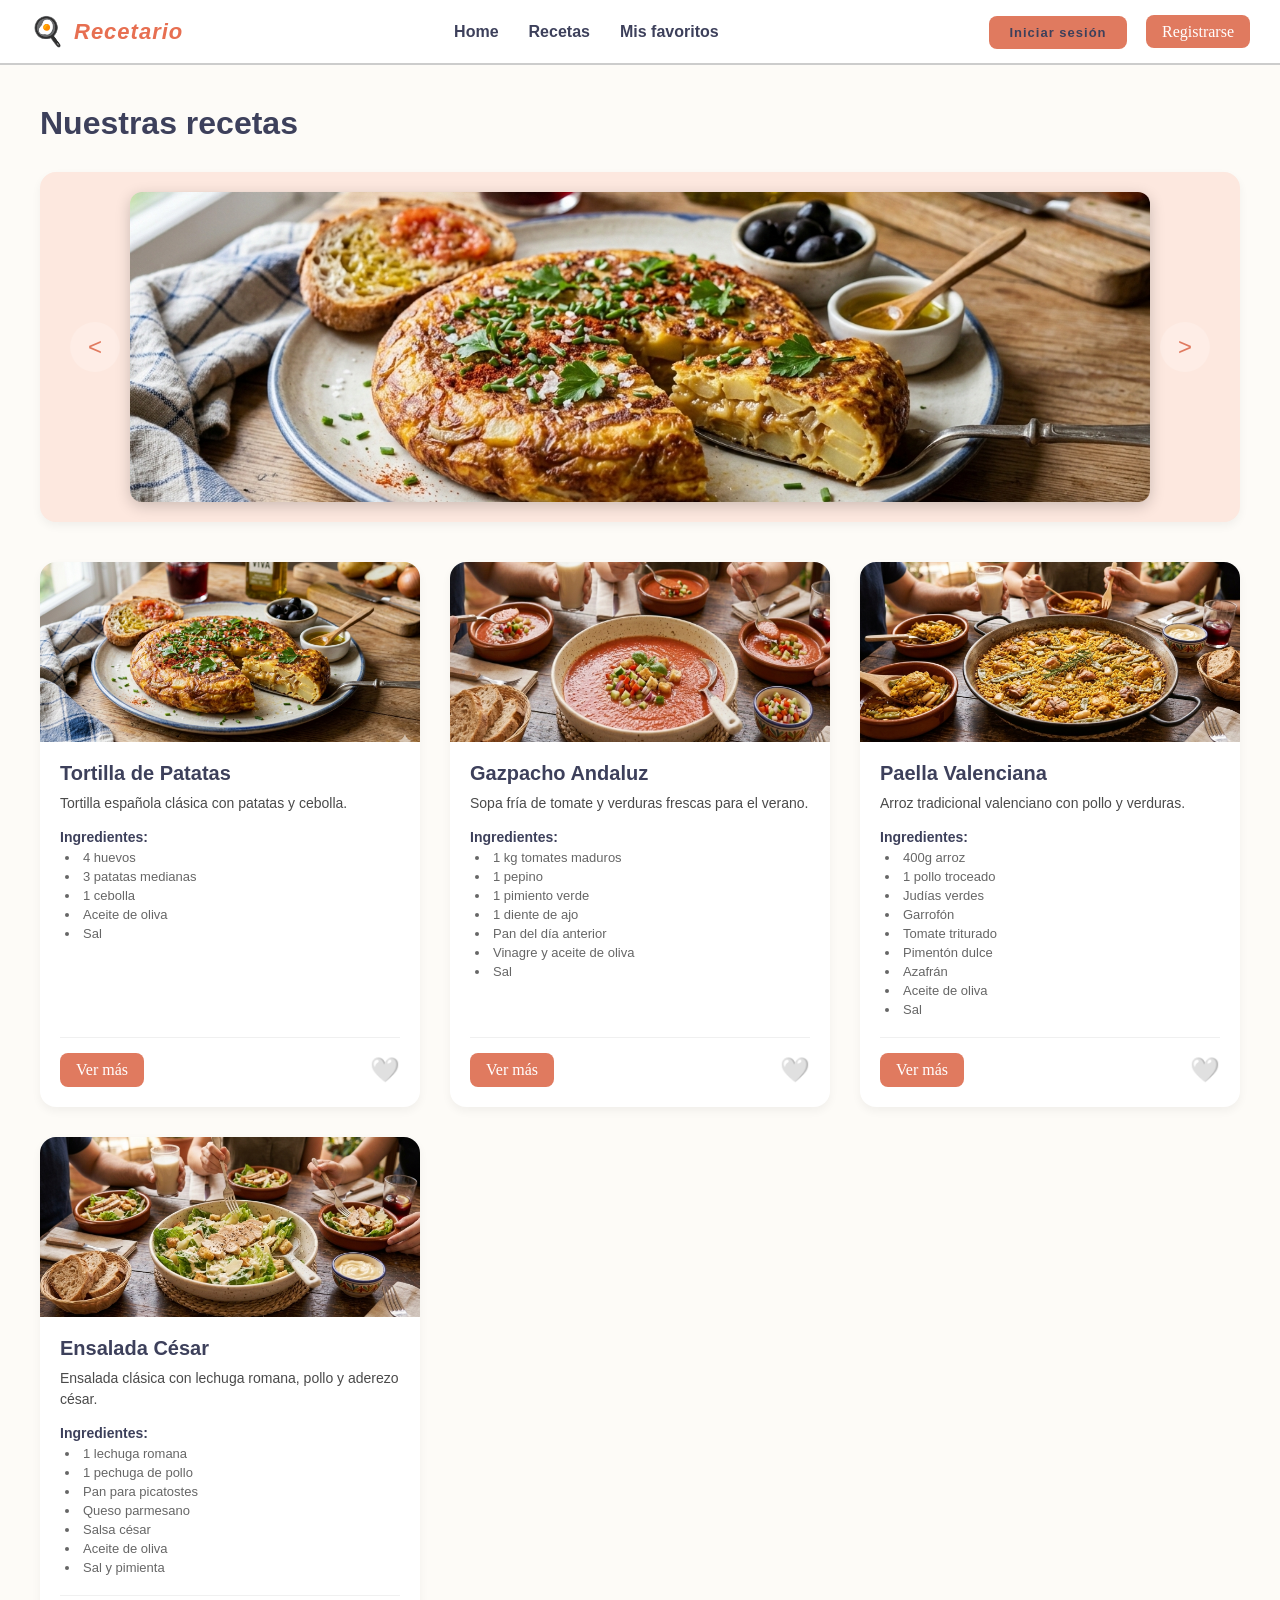
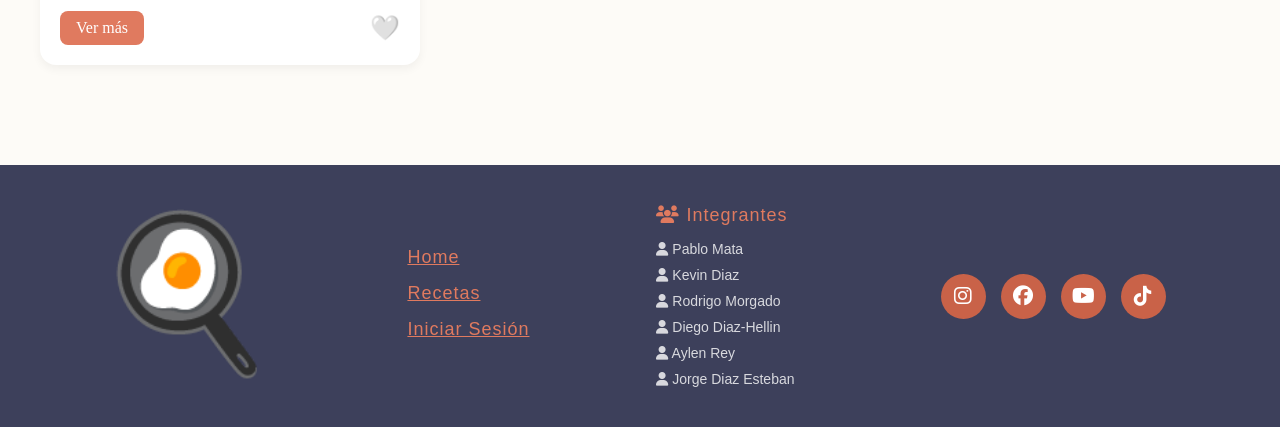
<file: ProyectoRecetario/index.html>
<!DOCTYPE html>
<html lang="es">

<head>
    <meta charset="UTF-8">
    <meta name="viewport" content="width=device-width, initial-scale=1.0">
    <title>Recetario</title>
    <link rel="stylesheet" href="styles.css">
    <link rel="stylesheet" href="https://cdnjs.cloudflare.com/ajax/libs/font-awesome/6.5.1/css/all.min.css">
    <link rel="stylesheet" href="https://cdnjs.cloudflare.com/ajax/libs/font-awesome/6.5.1/css/all.min.css">
    <script src="auth.js" defer></script>
    <script src="scripts.js" defer></script>
</head>

<body>

    <header>
        <div class="logo">
            <span class="logo-icon">🍳</span>
            <span>Recetario</span>
        </div>
        <nav>
            <a href="index.html"><span class="nav-icon">🏠</span><span class="nav-texto">Home</span></a>
            <a href="recetas.html"><span class="nav-icon">📖</span><span class="nav-texto">Recetas</span></a>
            <a href="favoritos.html"><span class="nav-icon">❤️</span><span class="nav-texto">Mis favoritos</span></a>
        </nav>

        <div class="auth">
        </div>

    </header>

    <main>
        <h1>Nuestras recetas</h1>

        <section class="carrusel">
            <button class="carrusel-btn" id="btn-prev">&lt;</button>
            <div class="carrusel-contenido" id="carrusel-display">
            </div>
            <button class="carrusel-btn" id="btn-next">&gt;</button>
        </section>

        <section class="contenedor-tarjetas" id="contenedor-tarjetas">
        </section>
    </main>

    <footer>
        <span class="logo-icon-footer">🍳</span>
        <div class="footer-col">
            <a href="index.html">Home</a>
            <a href="recetas.html">Recetas</a>
            <a href="#">Iniciar Sesión</a>
        </div>
        <div class="footer-integrantes">
            <strong><i class="fa-solid fa-users"></i> Integrantes</strong>
            <span><i class="fa-solid fa-user"></i> Pablo Mata</span>
            <span><i class="fa-solid fa-user"></i> Kevin Diaz</span>
            <span><i class="fa-solid fa-user"></i> Rodrigo Morgado</span>
            <span><i class="fa-solid fa-user"></i> Diego Diaz-Hellin</span>
            <span><i class="fa-solid fa-user"></i> Aylen Rey</span>
            <span><i class="fa-solid fa-user"></i> Jorge Diaz Esteban</span>
        </div>
        <div class="footer-col">
            <div class="footer-sociales">
                <i class="fa-brands fa-instagram"></i>
                <i class="fa-brands fa-facebook"></i>
                <i class="fa-brands fa-youtube"></i>
                <i class="fa-brands fa-tiktok"></i>
            </div>
        </div>
    </footer>


</body>

</html>
</file>
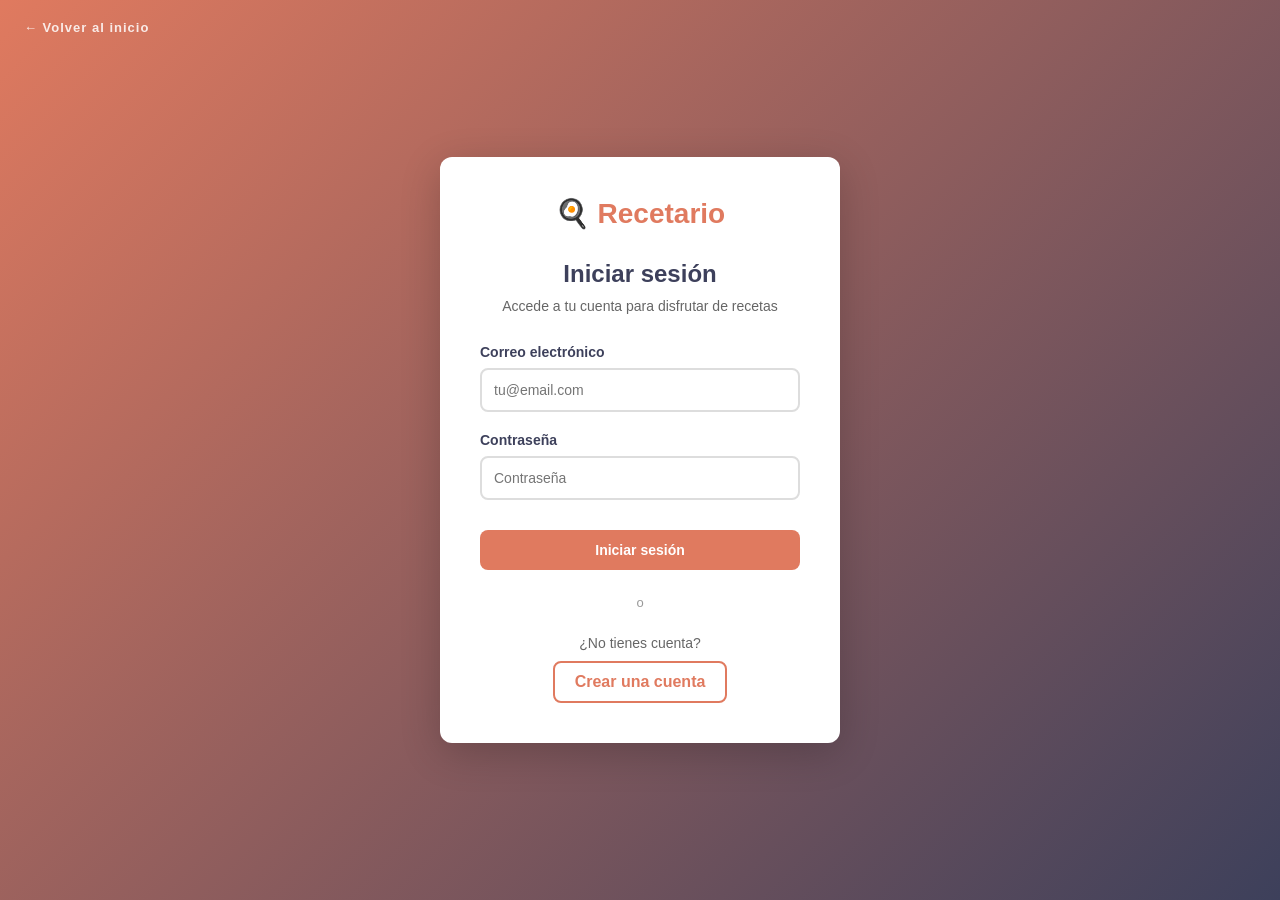
<file: ProyectoRecetario/favoritos.html>
<!DOCTYPE html>
<html lang="es">
<head>
    <meta charset="UTF-8">
    <meta name="viewport" content="width=device-width, initial-scale=1.0">
    <title>Mis Favoritos - Recetario</title>
    <link rel="stylesheet" href="styles.css">
    <link rel="stylesheet" href="favoritos.css">
    <script src="auth.js" defer></script>
    <script src="favoritos.js" defer></script>
</head>
<body>

    <header>
        <div class="logo">
            <span class="logo-icon">🍳</span>
            <span>Recetario</span>
        </div>
        <nav>
            <a href="index.html"><span class="nav-icon">🏠</span><span class="nav-texto">Home</span></a>
            <a href="recetas.html"><span class="nav-icon">📖</span><span class="nav-texto">Recetas</span></a>
            <a href="favoritos.html"><span class="nav-icon">❤️</span><span class="nav-texto">Mis favoritos</span></a>
        </nav>
        <div class="auth">
        </div>
    </header>

    <main>
        <div class="favoritos-header">
            <div style="display: flex; align-items: center; justify-content: center; gap: 16px;">
                <h1>❤️ Mis Favoritos</h1>
                <button class="btn-añadir" onclick="abrirModal()" style="margin-left: 50px;">+ Añadir receta</button>
            </div>
            <p class="favoritos-subtitulo">Aquí están todas las recetas que has guardado</p>
        </div>

        <!-- MODAL -->
        <div class="modal-overlay oculto" id="modal-añadir">
            <div class="modal-contenido">
                <button class="btn-cerrar" onclick="cerrarModal()">✕</button>
                <h2>Añadir receta</h2>
                <input type="text" id="input-nombre" placeholder="Nombre de la receta" />
                <input type="text" id="input-imagen" placeholder="URL de la imagen" />
                <textarea id="input-descripcion" placeholder="Descripción"></textarea>
                <textarea id="input-ingredientes" placeholder="Ingredientes (uno por línea)"></textarea>
                <textarea id="input-pasos" placeholder="Pasos (uno por línea)"></textarea>
                <button class="btn-guardar" onclick="guardarReceta()">Guardar receta</button>
            </div>
        </div>

        <div id="sin-favoritos" class="sin-favoritos-container" style="display: none;">
            <div class="sin-favoritos-content">
                <span class="emoji-sin-favoritos">😢</span>
                <h2>No tienes recetas favoritas aún</h2>
                <p>Explora nuestro catálogo de recetas y guarda tus favoritas para tenerlas todas en un mismo lugar.</p>
                <a href="recetas.html" class="btn-explorar">
                    <span style="margin-right: 8px;">📖</span>Explorar recetas
                </a>
            </div>
        </div>

        <section class="contenedor-tarjetas grid-4-columnas" id="contenedor-favoritos">
        </section>
    </main>

   <footer>
        <span class="logo-icon-footer">🍳</span>
        <div class="footer-col">
            <a href="index.html">Home</a>
            <a href="recetas.html">Recetas</a>
            <a href="#">Iniciar Sesión</a>
        </div>
        <div class="footer-integrantes">
            <strong>Integrantes</strong>
            <span>Pablo Mata</span>
            <span>Kevin Diaz</span>
            <span>Rodrigo Morgado</span>
            <span>Diego Diaz-Hellin</span>
            <span>Aylen Rey</span>
            <span>Jorge Diaz Esteban</span>
        </div>
        <div class="footer-sociales">
            <i class="fa-brands fa-instagram"></i>
            <i class="fa-brands fa-facebook"></i>
            <i class="fa-brands fa-youtube"></i>
            <i class="fa-brands fa-tiktok"></i>
        </div>
    </footer>
</body>
</html>
</file>
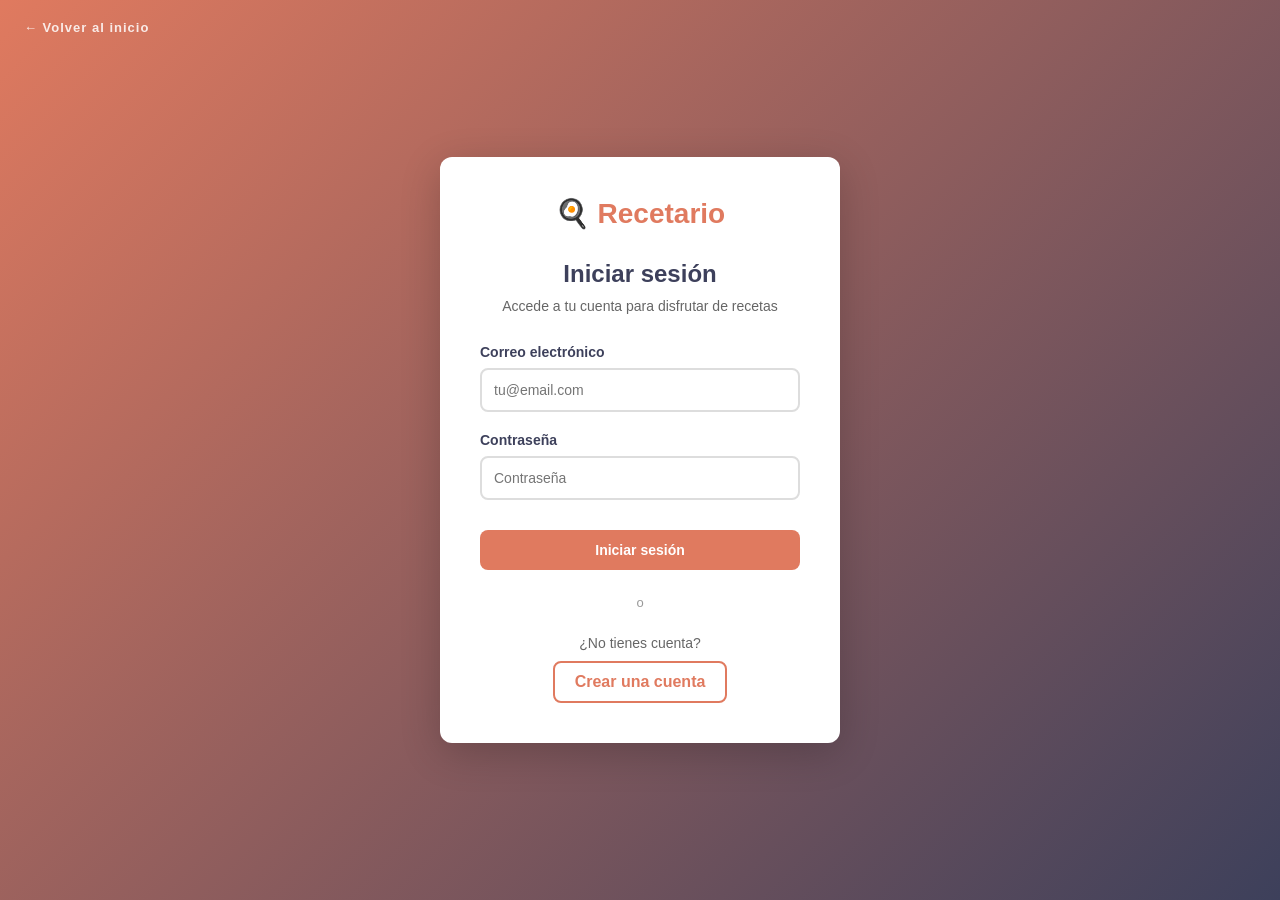
<file: ProyectoRecetario/login.html>
<!DOCTYPE html>
<html lang="es">

<head>
    <meta charset="UTF-8">
    <meta name="viewport" content="width=device-width, initial-scale=1.0">
    <title>Iniciar sesión - Recetario</title>
    <link rel="stylesheet" href="login.css">
    <script src="auth.js" defer></script>
    <script src="login.js" defer></script>
</head>

<body>
    <a href="index.html"
        style="position:fixed;top:20px;left:24px;display:flex;align-items:center;gap:6px;text-decoration:none;color:#fff;font-weight:700;font-size:13px;letter-spacing:1px;opacity:0.85;transition:opacity 0.2s;"
        onmouseover="this.style.opacity='1'" onmouseout="this.style.opacity='0.85'">&#8592; Volver al inicio</a>

    <div class="container">
        <div class="logo">🍳 Recetario</div>
        <h1>Iniciar sesión</h1>
        <p class="subtitle">Accede a tu cuenta para disfrutar de recetas</p>

        <div id="error-message" class="error"></div>
        <div id="success-message" class="success"></div>

        <form id="login-form">
            <div class="form-group">
                <label for="email">Correo electrónico</label>
                <input type="email" id="email" name="email" required placeholder="tu@email.com">
            </div>

            <div class="form-group">
                <label for="password">Contraseña</label>
                <input type="password" id="password" name="password" required placeholder="Contraseña">
            </div>

            <button type="submit">Iniciar sesión</button>
        </form>

        <div class="divider">o</div>

        <div class="signup-link">
            <p>¿No tienes cuenta?</p>
            <a href="registro.html">Crear una cuenta</a>
        </div>
    </div>

    <script src="login.js" defer></script>
</body>

</html>
</file>
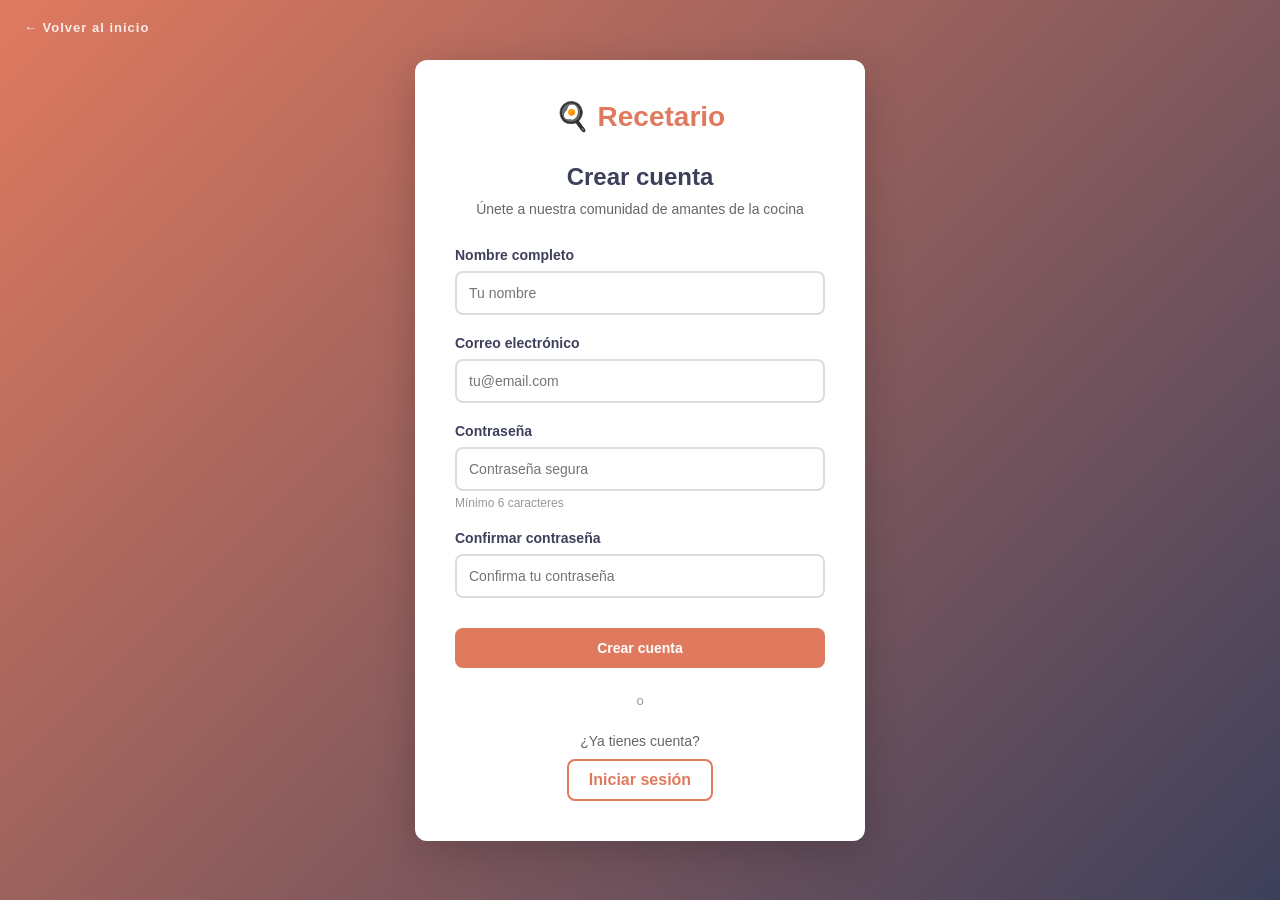
<file: ProyectoRecetario/registro.html>
<!DOCTYPE html>
<html lang="es">

<head>
    <meta charset="UTF-8">
    <meta name="viewport" content="width=device-width, initial-scale=1.0">
    <title>Registro - Recetario</title>
    <link rel="stylesheet" href="registro.css">
    <script src="auth.js" defer></script>
    <script src="registro.js" defer></script>
</head>

<body>

    <a href="index.html"
        style="position:fixed;top:20px;left:24px;display:flex;align-items:center;gap:6px;text-decoration:none;color:#fff;font-weight:700;font-size:13px;letter-spacing:1px;opacity:0.85;transition:opacity 0.2s;"
        onmouseover="this.style.opacity='1'" onmouseout="this.style.opacity='0.85'">&#8592; Volver al inicio</a>

    <div class="container">
        <div class="logo">🍳 Recetario</div>
        <h1>Crear cuenta</h1>
        <p class="subtitle">Únete a nuestra comunidad de amantes de la cocina</p>

        <div id="error-message" class="error"></div>
        <div id="success-message" class="success"></div>

        <form id="registro-form">
            <div class="form-group">
                <label for="nombre">Nombre completo</label>
                <input type="text" id="nombre" name="nombre" required placeholder="Tu nombre">
            </div>

            <div class="form-group">
                <label for="email">Correo electrónico</label>
                <input type="email" id="email" name="email" required placeholder="tu@email.com">
            </div>

            <div class="form-group">
                <label for="password">Contraseña</label>
                <input type="password" id="password" name="password" required placeholder="Contraseña segura">
                <p class="password-info">Mínimo 6 caracteres</p>
            </div>

            <div class="form-group">
                <label for="password-confirm">Confirmar contraseña</label>
                <input type="password" id="password-confirm" name="password-confirm" required
                    placeholder="Confirma tu contraseña">
            </div>

            <button type="submit">Crear cuenta</button>
        </form>

        <div class="divider">o</div>

        <div class="login-link">
            <p>¿Ya tienes cuenta?</p>
            <a href="login.html">Iniciar sesión</a>
        </div>
    </div>

    <script src="registro.js" defer></script>
</body>

</html>
</file>
<file: ProyectoRecetario/styles.css>
:root {
    --color-primario: #E07A5F;
    --color-secundario: #3D405B;
    --color-fondo: #FDFBF7;
    --color-tarjeta: #FFFFFF;
    --color-texto: #4A4A4A;

    --sombra-suave: 0 4px 10px rgba(0, 0, 0, 0.05);
    --sombra-fuerte: 0 12px 20px rgba(0, 0, 0, 0.1);
    --transicion: all 0.3s ease;

    --estilo-fuente1: 'Playfair Display', Georgia, serif;
    --estilo-fuente2:'Lato', sans-serif;
}

* {
    margin: 0;
    padding: 0;
    box-sizing: border-box;
    font-family: 'Segoe UI', Tahoma, Geneva, Verdana, sans-serif;
}

body {
    display: flex;
    flex-direction: column;
    min-height: 100vh;
    background-color: var(--color-fondo);
    color: var(--color-texto);
}

header {
    display: flex;
    justify-content: space-between;
    align-items: center;
    padding: 15px 30px;
    border-bottom: 2px solid #ccc;
    position: sticky;
    top: 0;
    background-color: white;
    z-index: 100;
}

.logo {
    display: flex;
    align-items: center;
    gap: 8px;
    font-size: 22px;
    font-weight: bold;
    font-style: italic;
    color: #e76f51;
    letter-spacing: 1px;
}

.logo-icon {
    font-size: 28px;
    font-style: normal;
}

nav {
    display: flex;
    gap: 30px;
}

nav a {
    text-decoration: none;
    color: var(--color-secundario);
    font-weight: 600;
    transition: var(--transicion);
}

nav a:hover {
    color: var(--color-primario);
}

nav a .nav-icon {
    display: none;
    margin-right: 4px;
}

nav a:hover .nav-icon {
    display: inline;
}

.buscador {
    padding: 8px 16px;
    border: 2px solid #ccc;
    border-radius: 20px;
    font-size: 14px;
    outline: none;
    width: 220px;
    transition: border 0.2s;
}

.buscador:focus {
    border-color: #e76f51;
}

.auth {
    font-weight: bold;
    color: var(--color-secundario);
    cursor: pointer;
}

header a[href="login.html"] {
    font-size: 13px;
    font-weight: 700;
    letter-spacing: 1px;
    text-decoration: none;
    color: white;
    background-color: var(--color-primario);
    padding: 9px 20px;
    border-radius: 8px;
    transition: background-color 0.2s, transform 0.2s;
}

header a[href="login.html"]:hover {
    background-color: #c96248;
    transform: translateY(-2px);
    box-shadow: 0 4px 12px rgba(224, 122, 95, 0.4);
}

main {
    flex: 1;
    padding: 40px;
    max-width: 1400px;
    margin: 0 auto;
    width: 100%;
}

h1 {
    margin-bottom: 30px;
    color: var(--color-secundario);
    font-size: 32px;
}

.carrusel {
    display: flex;
    align-items: center;
    justify-content: space-between;
    background-color: #fde8df;
    color: white;
    height: 350px;
    margin-bottom: 40px;
    padding: 20px;
    border-radius: 16px;
    box-shadow: var(--sombra-suave);
}

.carrusel-contenido {
    flex: 1;
    text-align: center;
    font-size: 24px;
    color: #666;
    font-style: italic;

    display: flex;
    flex-direction: column;
    align-items: center;
}

#carrusel-display img {
    width: 100%;
    height: 310px;
    object-fit: cover;
    border-radius: 12px;
    display: block;
    box-shadow: 0 4px 15px rgba(0, 0, 0, 0.2);
    transition: opacity 0.3s ease;
}

.carrusel-btn {
    cursor: pointer;
    font-size: 24px;
    width: 50px;
    height: 50px;
    border-radius: 50%;
    background-color: rgba(255, 255, 255, 0.2);
    color: var(--color-primario);
    border: none;
    transition: var(--transicion);
    display: block;
    margin:10px;
}

.carrusel-btn:hover {
    background-color: var(--color-fondo);
    transform: scale(1.1);
}

.carrusel-contenido {
    flex: 1;
    text-align: center;
    font-size: 28px;
    font-weight: bold;
}

.contenedor-tarjetas {
    display: grid;
    grid-template-columns: repeat(auto-fill, minmax(280px, 1fr));
    gap: 30px;
}

.contenedor-tarjetas.grid-4-columnas {
    grid-template-columns: repeat(4, 1fr);
}

@media (max-width: 1200px) {
    .contenedor-tarjetas.grid-4-columnas {
        grid-template-columns: repeat(3, 1fr);
    }
}

@media (max-width: 900px) {
    .contenedor-tarjetas.grid-4-columnas {
        grid-template-columns: repeat(2, 1fr);
    }
}

@media (max-width: 600px) {
    .contenedor-tarjetas.grid-4-columnas {
        grid-template-columns: 1fr;
    }
}

.tarjeta {
    background-color: var(--color-tarjeta);
    border-radius: 16px;
    overflow: hidden;
    box-shadow: var(--sombra-suave);
    display: flex;
    flex-direction: column;
    transition: var(--transicion);
}

.tarjeta:hover {
    transform: translateY(-8px);
    box-shadow: var(--sombra-fuerte);
}

.tarjeta-img {
    width: 100%;
    height: 180px;
    background-color: #eee;
}

.img-fluida {
    width: 100%;
    height: 100%;
    object-fit: cover;
    display: block;
}

.tarjeta-contenido {
    padding: 20px;
    display: flex;
    flex-direction: column;
    flex: 1;
}

.tarjeta-contenido h3 {
    font-size: 20px;
    margin-bottom: 8px;
    color: var(--color-secundario);
}

.tarjeta-contenido p {
    font-size: 14px;
    margin-bottom: 15px;
    line-height: 1.5;
}

.tarjeta-contenido strong {
    font-size: 14px;
    color: var(--color-secundario);
    display: block;
    margin-bottom: 5px;
}

.tarjeta-contenido ul {
    list-style-position: inside;
    margin-left: 5px;
    margin-bottom: 20px;
}

.tarjeta-contenido li {
    font-size: 13px;
    color: #666;
    margin-bottom: 4px;
}

.botones-tarjeta {
    display: flex;
    justify-content: space-between;
    align-items: center;
    border-top: 1px solid #f0f0f0;
    padding-top: 15px;
    margin-top: auto;
}

.btn-ver-mas {
    padding: 8px 16px;
    background-color: var(--color-primario);
    font-family: var(--estilo-fuente1);
    color: white;
    border: none;
    border-radius: 8px;
    font-weight: 500;
    cursor: pointer;
    transition: var(--transicion);
    
}

.btn-ver-mas:hover {
    background-color: #c96248;
}

.btn-fav {
    cursor: pointer;
    border: none;
    background: none;
    font-size: 24px;
    transition: var(--transicion);
}

.btn-fav:hover {
    transform: scale(1.2);
}


/*estilos footer*/
footer {
    display: flex;
    justify-content: space-around;
    padding: 40px 30px;
    background-color: var(--color-secundario);
    color: white;
    margin-top: 60px;
}

/*footer rutas*/

.footer-col {
    display: flex;
    flex-direction: column;
    gap: 10px;
    font-size: 14px;
    justify-content: center;
    font-family: var(--estilo-fuente1);
    font-weight: 500;
    letter-spacing: 1px;
}

.footer-col a {
    color: var(--color-primario);
    margin-bottom: 5px;
    font-size: 18px;
}

.footer-col strong {
    color: var(--color-primario);
    margin-bottom: 5px;
    font-size: 16px;
}

.footer-col span {
    opacity: 0.8;
    cursor: pointer;
    transition: var(--transicion);
}

.footer-col span:hover {
    opacity: 1;
    color: var(--color-primario);
}

.footer-col a:hover{
    color:white;
    transition: var(--transicion)
}
/*footer integrantes*/

.footer-integrantes {
    display: flex;
    flex-direction: column;
    gap: 10px;
    font-size: 14px;
    font-family: var(--estilo-fuente1);
}

.footer-integrantes strong {
    color: var(--color-primario);
    margin-bottom: 5px;
    font-size: 18px;
    font-weight: 500;
    letter-spacing: 1px;
}

.footer-integrantes span {
    opacity: 0.8;
    cursor: pointer;
    transition: var(--transicion);
}

.footer-integrantes span:hover {
    opacity: 1;
    color: var(--color-primario);
}

/*footer sociales*/

.footer-sociales {
    display: flex;
    justify-content: center;
    gap: 15px;
    padding: 20px;
}

.footer-sociales i {
    background-color: #c96248;
    color: white;
    border-radius: 50%;
    width: 45px;
    height: 45px;


    display: flex;
    align-items: center;
    justify-content: center;

    font-size: 20px;
    transition: background-color 0.3s ease;
}


.footer-sociales i:hover {
    background-color: #a64d36;
    cursor: pointer;
}

/*logo footer*/
.logo-icon-footer{
    font-size: 150px;
}
</file>
<file: ProyectoRecetario/favoritos.css>
/* Estilos específicos para la página de favoritos */

.favoritos-header {
    margin-bottom: 40px;
    text-align: center;
    padding-bottom: 30px;
    border-bottom: 2px solid #f0f0f0;
}

.favoritos-header h1 {
    font-size: 36px;
    color: var(--color-secundario);
    margin-bottom: 10px;
}

.favoritos-subtitulo {
    font-size: 16px;
    color: #999;
    font-weight: 300;
}

/* Estado vacío de favoritos */
.sin-favoritos-container {
    display: flex;
    align-items: center;
    justify-content: center;
    min-height: 500px;
    padding: 60px 20px;
}

.sin-favoritos-content {
    text-align: center;
    max-width: 500px;
}

.emoji-sin-favoritos {
    display: block;
    font-size: 80px;
    margin-bottom: 30px;
    animation: float 3s ease-in-out infinite;
}

@keyframes float {
    0%, 100% {
        transform: translateY(0px);
    }
    50% {
        transform: translateY(-20px);
    }
}

.sin-favoritos-content h2 {
    font-size: 28px;
    color: var(--color-secundario);
    margin-bottom: 15px;
    margin-top: 0;
    font-weight: 700;
}

.sin-favoritos-content p {
    font-size: 16px;
    color: #999;
    margin-bottom: 40px;
    line-height: 1.6;
    font-weight: 300;
}

.btn-explorar {
    display: inline-block;
    padding: 14px 40px;
    background: linear-gradient(135deg, var(--color-primario) 0%, #c96248 100%);
    color: white;
    text-decoration: none;
    border-radius: 12px;
    font-weight: 700;
    font-size: 16px;
    letter-spacing: 0.5px;
    transition: all 0.3s cubic-bezier(0.25, 0.46, 0.45, 0.94);
    box-shadow: 0 4px 15px rgba(224, 122, 95, 0.3);
    border: none;
    cursor: pointer;
    position: relative;
    overflow: hidden;
}

.btn-explorar::before {
    content: '';
    position: absolute;
    top: 0;
    left: -100%;
    width: 100%;
    height: 100%;
    background: rgba(255, 255, 255, 0.2);
    transition: left 0.3s ease;
}

.btn-explorar:hover {
    background: linear-gradient(135deg, #c96248 0%, var(--color-primario) 100%);
    transform: translateY(-3px);
    box-shadow: 0 8px 25px rgba(224, 122, 95, 0.5);
}

.btn-explorar:hover::before {
    left: 100%;
}

.btn-explorar:active {
    transform: translateY(-1px);
}

/* Información del usuario en header */
#usuario-info {
    display: flex;
    align-items: center;
    gap: 15px;
    padding-right: 20px;
}

#nombre-usuario {
    color: var(--color-secundario);
    font-weight: 600;
    font-size: 14px;
}

#btn-logout {
    padding: 8px 16px;
    background-color: var(--color-primario);
    color: white;
    border: none;
    border-radius: 8px;
    cursor: pointer;
    font-weight: bold;
    font-size: 13px;
    transition: all 0.3s ease;
}

#btn-logout:hover {
    background-color: #c96248;
    transform: translateY(-1px);
}

/* Animación de carga */
@keyframes fadeIn {
    from {
        opacity: 0;
        transform: translateY(10px);
    }
    to {
        opacity: 1;
        transform: translateY(0);
    }
}

.tarjeta {
    animation: fadeIn 0.4s ease forwards;
}

.tarjeta:nth-child(1) { animation-delay: 0.05s; }
.tarjeta:nth-child(2) { animation-delay: 0.1s; }
.tarjeta:nth-child(3) { animation-delay: 0.15s; }
.tarjeta:nth-child(4) { animation-delay: 0.2s; }
.tarjeta:nth-child(5) { animation-delay: 0.25s; }
.tarjeta:nth-child(6) { animation-delay: 0.3s; }
.tarjeta:nth-child(7) { animation-delay: 0.35s; }
.tarjeta:nth-child(8) { animation-delay: 0.4s; }

/* Responsivo */
@media (max-width: 768px) {
    .favoritos-header h1 {
        font-size: 28px;
    }

    .favoritos-subtitulo {
        font-size: 14px;
    }

    #usuario-info {
        flex-direction: column;
        gap: 10px;
        padding-right: 0;
        font-size: 12px;
    }
}
/* BOTÓN AÑADIR */
.btn-añadir {
    margin-top: 16px;
    padding: 10px 24px;
    background: var(--color-primario);
    color: white;
    border: none;
    border-radius: 8px;
    font-size: 15px;
    font-weight: 600;
    cursor: pointer;
    transition: all 0.3s ease;
}

.btn-añadir:hover {
    background: #c96248;
    transform: translateY(-2px);
}

/* MODAL */
.modal-overlay {
    position: fixed;
    inset: 0;
    background: rgba(0,0,0,0.5);
    display: flex;
    align-items: center;
    justify-content: center;
    z-index: 200;
}

.modal-overlay.oculto {
    display: none;
}

.modal-contenido {
    background: white;
    border-radius: 12px;
    padding: 32px;
    width: 500px;
    max-height: 85vh;
    overflow-y: auto;
    display: flex;
    flex-direction: column;
    gap: 12px;
    position: relative;
}

.modal-contenido h2 {
    font-size: 22px;
    color: var(--color-secundario);
    margin-bottom: 8px;
}

.modal-contenido input,
.modal-contenido textarea {
    width: 100%;
    box-sizing: border-box;
    padding: 10px 14px;
    border: 1px solid #ddd;
    border-radius: 8px;
    font-size: 14px;
    font-family: inherit;
    outline: none;
    transition: border 0.2s;
}

.modal-contenido input:focus,
.modal-contenido textarea:focus {
    border-color: var(--color-primario);
}

.modal-contenido textarea {
    height: 90px;
    resize: none;
}

.btn-guardar {
    width: 100%;
    padding: 12px;
    background: var(--color-primario);
    color: white;
    border: none;
    border-radius: 8px;
    font-size: 15px;
    font-weight: 600;
    cursor: pointer;
    transition: all 0.3s ease;
}

.btn-guardar:hover {
    background: #c96248;
}

.btn-cerrar {
    position: absolute;
    top: 12px;
    right: 16px;
    background: none;
    border: none;
    font-size: 1.3rem;
    cursor: pointer;
    color: #999;
}

.btn-cerrar:hover {
    color: var(--color-secundario);
}
</file>
<file: ProyectoRecetario/login.css>
* {
    margin: 0;
    padding: 0;
    box-sizing: border-box;
}

body {
    font-family: 'Segoe UI', Tahoma, Geneva, Verdana, sans-serif;
    background: linear-gradient(135deg, #E07A5F 0%, #3D405B 100%);
    min-height: 100vh;
    display: flex;
    align-items: center;
    justify-content: center;
}

.container {
    background: white;
    border-radius: 12px;
    box-shadow: 0 10px 40px rgba(0, 0, 0, 0.2);
    width: 100%;
    max-width: 400px;
    padding: 40px;
}

.logo {
    text-align: center;
    font-size: 28px;
    font-weight: bold;
    color: #E07A5F;
    margin-bottom: 30px;
}

h1 {
    color: #3D405B;
    font-size: 24px;
    margin-bottom: 10px;
    text-align: center;
}

.subtitle {
    text-align: center;
    color: #666;
    font-size: 14px;
    margin-bottom: 30px;
}

.form-group {
    margin-bottom: 20px;
}

label {
    display: block;
    color: #3D405B;
    font-weight: 600;
    margin-bottom: 8px;
    font-size: 14px;
}

input {
    width: 100%;
    padding: 12px;
    border: 2px solid #ddd;
    border-radius: 8px;
    font-size: 14px;
    transition: border-color 0.3s;
}

input:focus {
    outline: none;
    border-color: #E07A5F;
}

button {
    width: 100%;
    padding: 12px;
    background: #E07A5F;
    color: white;
    border: none;
    border-radius: 8px;
    font-weight: bold;
    font-size: 14px;
    cursor: pointer;
    transition: background 0.3s;
    margin-top: 10px;
}

button:hover {
    background: #c96248;
}

.divider {
    text-align: center;
    margin: 25px 0;
    color: #999;
    font-size: 13px;
}

.signup-link {
    text-align: center;
    margin-top: 20px;
}

.signup-link p {
    color: #666;
    font-size: 14px;
    margin-bottom: 10px;
}

.signup-link a {
    display: inline-block;
    color: #E07A5F;
    text-decoration: none;
    font-weight: bold;
    padding: 10px 20px;
    border: 2px solid #E07A5F;
    border-radius: 8px;
    transition: all 0.3s;
}

.signup-link a:hover {
    background: #E07A5F;
    color: white;
}

.error {
    background: #fee;
    color: #c33;
    padding: 12px;
    border-radius: 8px;
    margin-bottom: 20px;
    font-size: 13px;
    display: none;
}

.success {
    background: #efe;
    color: #3c3;
    padding: 12px;
    border-radius: 8px;
    margin-bottom: 20px;
    font-size: 13px;
    display: none;
}
</file>
<file: ProyectoRecetario/registro.css>
* {
    margin: 0;
    padding: 0;
    box-sizing: border-box;
}

body {
    font-family: 'Segoe UI', Tahoma, Geneva, Verdana, sans-serif;
    background: linear-gradient(135deg, #E07A5F 0%, #3D405B 100%);
    min-height: 100vh;
    display: flex;
    align-items: center;
    justify-content: center;
    padding: 20px;
}

.container {
    background: white;
    border-radius: 12px;
    box-shadow: 0 10px 40px rgba(0, 0, 0, 0.2);
    width: 100%;
    max-width: 450px;
    padding: 40px;
}

.logo {
    text-align: center;
    font-size: 28px;
    font-weight: bold;
    color: #E07A5F;
    margin-bottom: 30px;
}

h1 {
    color: #3D405B;
    font-size: 24px;
    margin-bottom: 10px;
    text-align: center;
}

.subtitle {
    text-align: center;
    color: #666;
    font-size: 14px;
    margin-bottom: 30px;
}

.form-group {
    margin-bottom: 20px;
}

label {
    display: block;
    color: #3D405B;
    font-weight: 600;
    margin-bottom: 8px;
    font-size: 14px;
}

input {
    width: 100%;
    padding: 12px;
    border: 2px solid #ddd;
    border-radius: 8px;
    font-size: 14px;
    transition: border-color 0.3s;
}

input:focus {
    outline: none;
    border-color: #E07A5F;
}

button {
    width: 100%;
    padding: 12px;
    background: #E07A5F;
    color: white;
    border: none;
    border-radius: 8px;
    font-weight: bold;
    font-size: 14px;
    cursor: pointer;
    transition: background 0.3s;
    margin-top: 10px;
}

button:hover {
    background: #c96248;
}

.divider {
    text-align: center;
    margin: 25px 0;
    color: #999;
    font-size: 13px;
}

.login-link {
    text-align: center;
    margin-top: 20px;
}

.login-link p {
    color: #666;
    font-size: 14px;
    margin-bottom: 10px;
}

.login-link a {
    display: inline-block;
    color: #E07A5F;
    text-decoration: none;
    font-weight: bold;
    padding: 10px 20px;
    border: 2px solid #E07A5F;
    border-radius: 8px;
    transition: all 0.3s;
}

.login-link a:hover {
    background: #E07A5F;
    color: white;
}

.error {
    background: #fee;
    color: #c33;
    padding: 12px;
    border-radius: 8px;
    margin-bottom: 20px;
    font-size: 13px;
    display: none;
}

.success {
    background: #efe;
    color: #3c3;
    padding: 12px;
    border-radius: 8px;
    margin-bottom: 20px;
    font-size: 13px;
    display: none;
}

.password-info {
    font-size: 12px;
    color: #999;
    margin-top: 5px;
}
</file>
